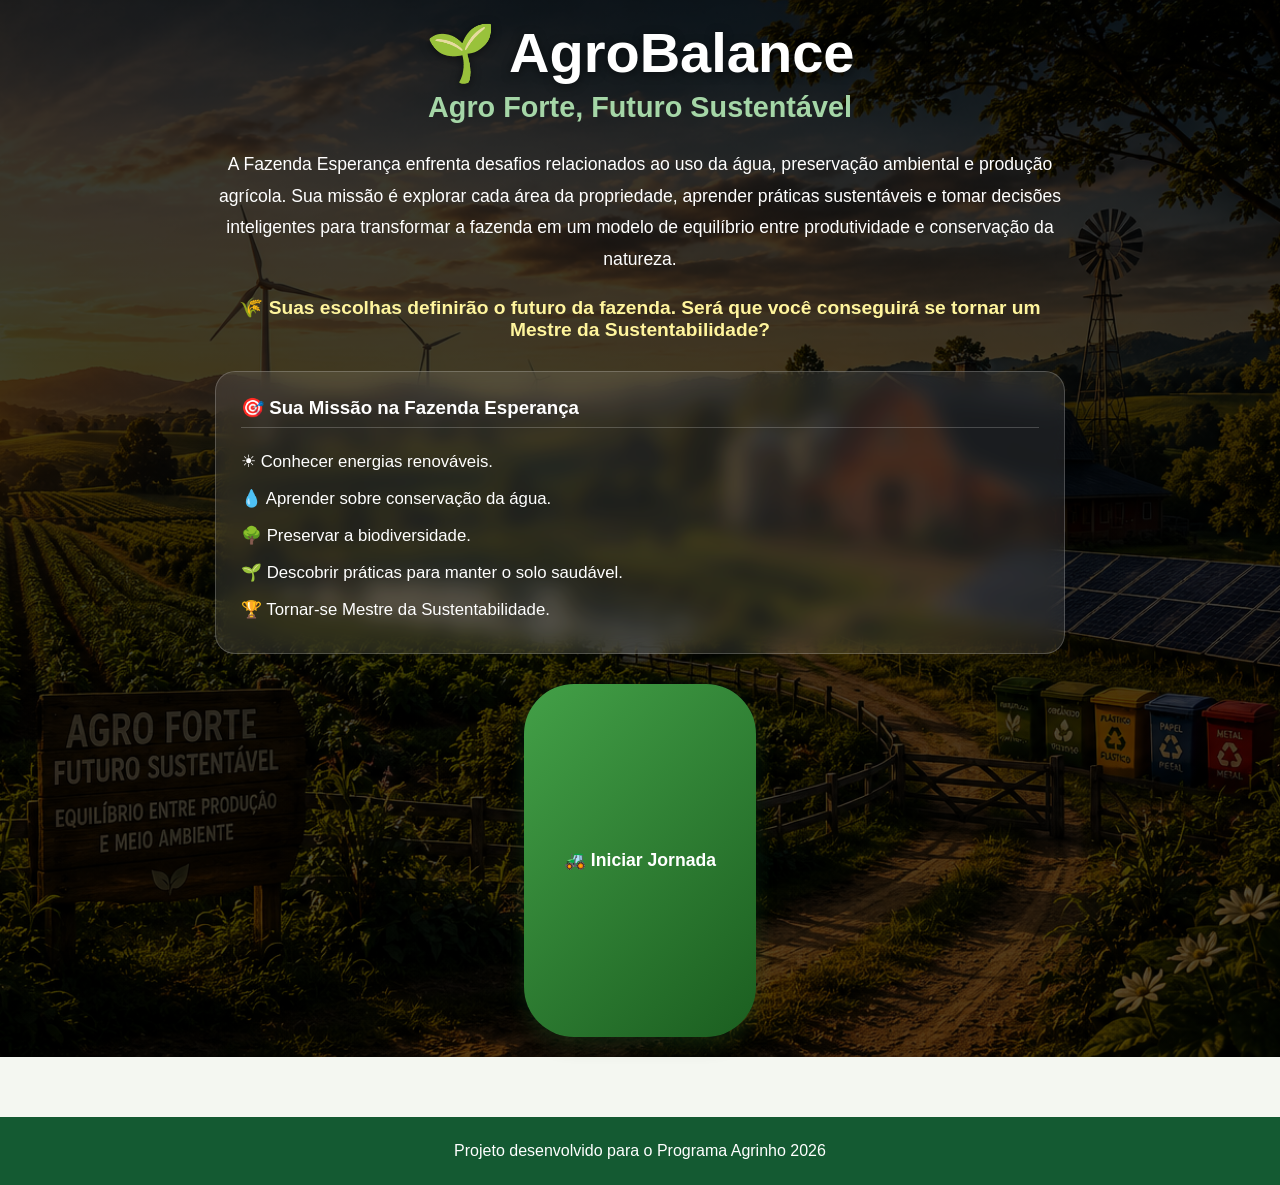
<file: index.html>
<!DOCTYPE html>
<html lang="pt-BR">
<head>
    <meta charset="UTF-8">
    <meta name="viewport" content="width=device-width, initial-scale=1.0">
    <title>AgroBalance</title>
    <link rel="stylesheet" href="style.css">
</head>
<body>
    <main class="home">
        <div class="overlay"></div>
        <div class="home-content">
            <h1>🌱 AgroBalance</h1>
            <h2>Agro Forte, Futuro Sustentável</h2>
            
            <p class="historia">
                A Fazenda Esperança enfrenta desafios relacionados ao uso da água, preservação ambiental e produção agrícola. 
                Sua missão é explorar cada área da propriedade, aprender práticas sustentáveis e tomar decisões inteligentes 
                para transformar a fazenda em um modelo de equilíbrio entre produtividade e conservação da natureza.
            </p>

            <p class="fraseImpacto">
                🌾 Suas escolhas definirão o futuro da fazenda. Será que você conseguirá se tornar um Mestre da Sustentabilidade?
            </p>

            <section class="objetivos">
                <h3>🎯 Sua Missão na Fazenda Esperança</h3>
                <ul>
                    <li>☀ Conhecer energias renováveis.</li>
                    <li>💧 Aprender sobre conservação da água.</li>
                    <li>🌳 Preservar a biodiversidade.</li>
                    <li>🌱 Descobrir práticas para manter o solo saudável.</li>
                    <li>🏆 Tornar-se Mestre da Sustentabilidade.</li>
                </ul>
            </section>

            <div class="botoes">
                <a href="tutorial.html" class="btnPrincipal">🚜 Iniciar Jornada</a>
            </div>
        </div>
    </main>

    <footer>
        <p>Projeto desenvolvido para o Programa Agrinho 2026</p>
    </footer>
</body>
</html>
</file>
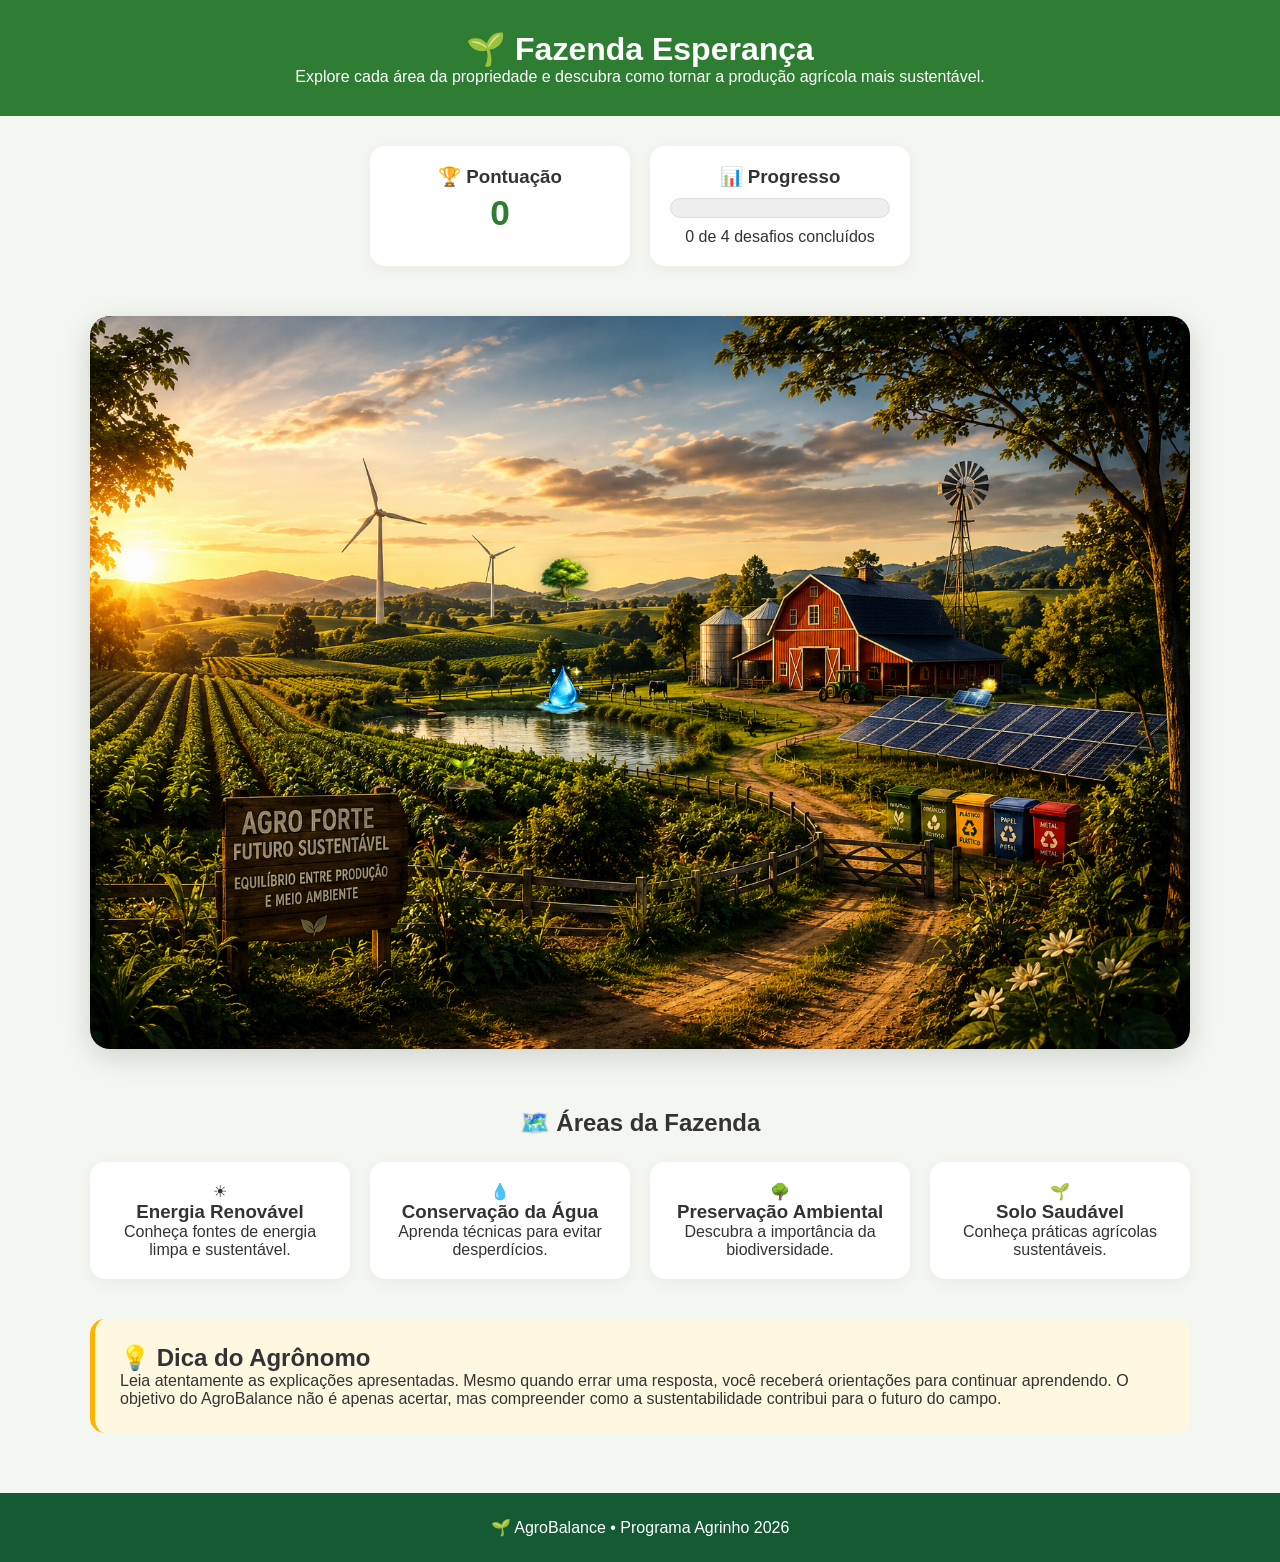
<file: fazenda.html>
<!DOCTYPE html>
<html lang="pt-BR">
<head>
    <meta charset="UTF-8">
    <meta name="viewport" content="width=device-width, initial-scale=1.0">
    <title>Fazenda Esperança - AgroBalance</title>
    <link rel="stylesheet" href="style.css">
</head>
<body>
    <header class="topoJogo">
        <h1>🌱 Fazenda Esperança</h1>
        <p>Explore cada área da propriedade e descubra como tornar a produção agrícola mais sustentável.</p>
    </header>

    <section class="painelSuperior">
        <div class="cardPainel">
            <h3>🏆 Pontuação</h3>
            <div id="pontos">0</div>
        </div>
        <div class="cardPainel">
            <h3>📊 Progresso</h3>
            <div class="barraContainer">
                <div id="barraProgresso"></div>
            </div>
            <p id="progressoTexto">0 de 4 desafios concluídos</p>
        </div>
    </section>

    <main class="areaJogo">
        <div class="fazenda">
            <img src="img/fazenda.png" alt="Mapa da Fazenda" class="imagemFazenda">
            <img src="img/solar.png" alt="Energia Solar" class="icone solar" onclick="abrirElemento('solar')">
            <img src="img/agua.png" alt="Conservação da Água" class="icone agua" onclick="abrirElemento('agua')">
            <img src="img/arvore.png" alt="Preservação Ambiental" class="icone arvore" onclick="abrirElemento('arvore')">
            <img src="img/broto.png" alt="Solo Saudável" class="icone broto" onclick="abrirElemento('broto')">
        </div>
    </main>

    <section class="legenda">
        <h2>🗺️ Áreas da Fazenda</h2>
        <div class="cardsLegenda">
            <div class="itemLegenda">☀ <h3>Energia Renovável</h3><p>Conheça fontes de energia limpa e sustentável.</p></div>
            <div class="itemLegenda">💧 <h3>Conservação da Água</h3><p>Aprenda técnicas para evitar desperdícios.</p></div>
            <div class="itemLegenda">🌳 <h3>Preservação Ambiental</h3><p>Descubra a importância da biodiversidade.</p></div>
            <div class="itemLegenda">🌱 <h3>Solo Saudável</h3><p>Conheça práticas agrícolas sustentáveis.</p></div>
        </div>
    </section>

    <div id="modal" class="modal">
        <div class="modalConteudo">
            <span class="fechar" onclick="fecharModal()">✖</span>
            <h2 id="tituloModal"></h2>
            <div id="textoModal"></div>
            <hr>
            <h3 id="perguntaModal"></h3>
            <div id="respostasModal"></div>
        </div>
    </div>

    <div id="feedback" class="feedback">
        <div class="feedbackBox">
            <h2 id="tituloFeedback"></h2>
            <div id="textoFeedback"></div>
            <button onclick="fecharFeedback()">Continuar</button>
        </div>
    </div>

    <section id="resultadoFinal" class="resultadoFinal" style="display:none;">
        <h1>🏆 Resultado da Sua Jornada</h1>
        <div id="perfilFinal"></div>
        <h2>🎖️ Conhecimentos Adquiridos</h2>
        <div id="conquistas"></div>
        <div class="acoesFinais">
            <button onclick="reiniciarProjeto()" class="btnPrincipal">🔄 Jogar Novamente</button>
            <a href="index.html" class="btnSecundario">🏠 Página Inicial</a>
        </div>
    </section>

    <section class="dica">
        <h2>💡 Dica do Agrônomo</h2>
        <p>Leia atentamente as explicações apresentadas. Mesmo quando errar uma resposta, você receberá orientações para continuar aprendendo. O objetivo do AgroBalance não é apenas acertar, mas compreender como a sustentabilidade contribui para o futuro do campo.</p>
    </section>

    <footer>
        <p>🌱 AgroBalance • Programa Agrinho 2026</p>
    </footer>

    <script src="script.js"></script>
</body>
</html>
</file>
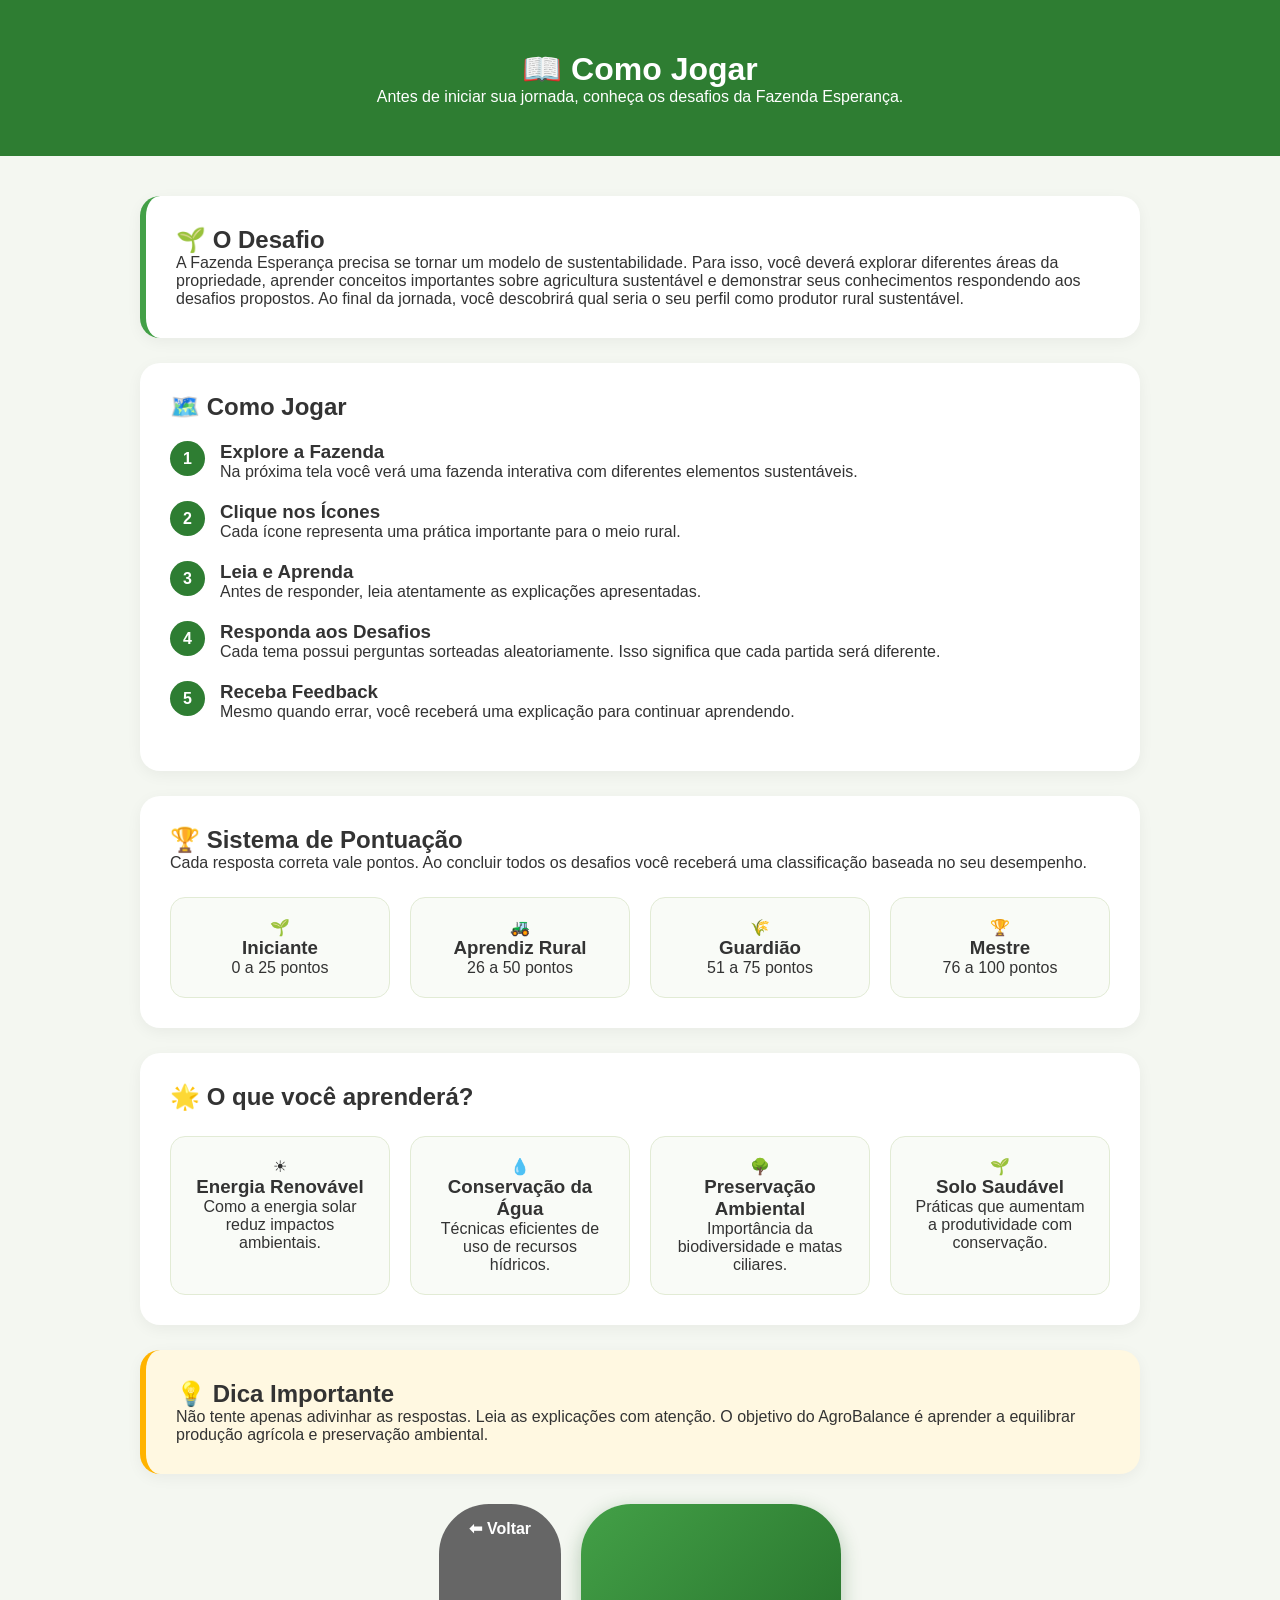
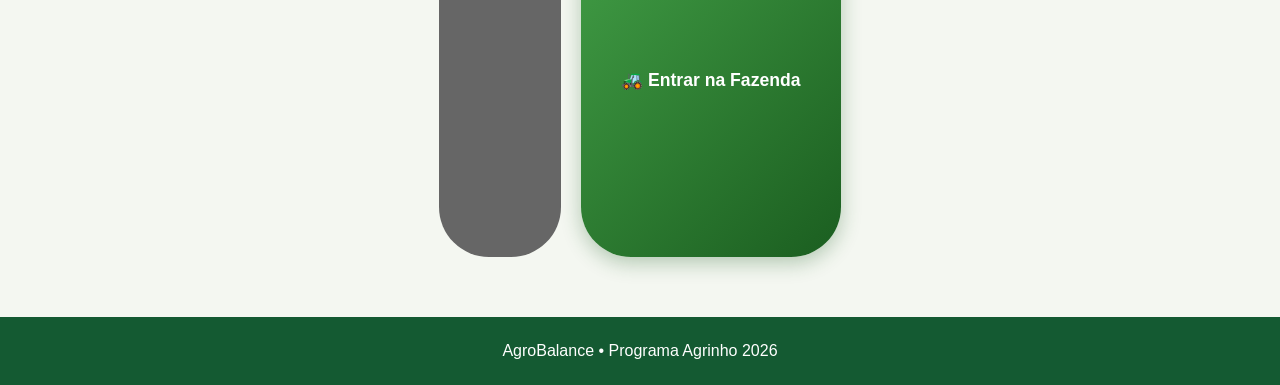
<file: tutorial.html>
<!DOCTYPE html>
<html lang="pt-BR">
<head>
    <meta charset="UTF-8">
    <meta name="viewport" content="width=device-width, initial-scale=1.0">
    <title>Como Jogar - AgroBalance</title>
    <link rel="stylesheet" href="style.css">
</head>
<body>
    <header class="topoPagina">
        <h1>📖 Como Jogar</h1>
        <p>Antes de iniciar sua jornada, conheça os desafios da Fazenda Esperança.</p>
    </header>

    <main class="tutorialContainer">
        <section class="tutorialCard destaque">
            <h2>🌱 O Desafio</h2>
            <p>
                A Fazenda Esperança precisa se tornar um modelo de sustentabilidade.
                Para isso, você deverá explorar diferentes áreas da propriedade, aprender conceitos importantes sobre agricultura sustentável e demonstrar seus conhecimentos respondendo aos desafios propostos.
                Ao final da jornada, você descobrirá qual seria o seu perfil como produtor rural sustentável.
            </p>
        </section>

        <section class="tutorialCard">
            <h2>🗺️ Como Jogar</h2>
            <div class="passo">
                <div class="numero">1</div>
                <div>
                    <h3>Explore a Fazenda</h3>
                    <p>Na próxima tela você verá uma fazenda interativa com diferentes elementos sustentáveis.</p>
                </div>
            </div>
            <div class="passo">
                <div class="numero">2</div>
                <div>
                    <h3>Clique nos Ícones</h3>
                    <p>Cada ícone representa uma prática importante para o meio rural.</p>
                </div>
            </div>
            <div class="passo">
                <div class="numero">3</div>
                <div>
                    <h3>Leia e Aprenda</h3>
                    <p>Antes de responder, leia atentamente as explicações apresentadas.</p>
                </div>
            </div>
            <div class="passo">
                <div class="numero">4</div>
                <div>
                    <h3>Responda aos Desafios</h3>
                    <p>Cada tema possui perguntas sorteadas aleatoriamente. Isso significa que cada partida será diferente.</p>
                </div>
            </div>
            <div class="passo">
                <div class="numero">5</div>
                <div>
                    <h3>Receba Feedback</h3>
                    <p>Mesmo quando errar, você receberá uma explicação para continuar aprendendo.</p>
                </div>
            </div>
        </section>

        <section class="tutorialCard">
            <h2>🏆 Sistema de Pontuação</h2>
            <p>Cada resposta correta vale pontos. Ao concluir todos os desafios você receberá uma classificação baseada no seu desempenho.</p>
            <div class="classificacoes">
                <div class="nivel">🌱 <h3>Iniciante</h3><p>0 a 25 pontos</p></div>
                <div class="nivel">🚜 <h3>Aprendiz Rural</h3><p>26 a 50 pontos</p></div>
                <div class="nivel">🌾 <h3>Guardião</h3><p>51 a 75 pontos</p></div>
                <div class="nivel">🏆 <h3>Mestre</h3><p>76 a 100 pontos</p></div>
            </div>
        </section>

        <section class="tutorialCard">
            <h2>🌟 O que você aprenderá?</h2>
            <div class="itensObjetivo">
                <div class="objetivo">☀ <h3>Energia Renovável</h3><p>Como a energia solar reduz impactos ambientais.</p></div>
                <div class="objetivo">💧 <h3>Conservação da Água</h3><p>Técnicas eficientes de uso de recursos hídricos.</p></div>
                <div class="objetivo">🌳 <h3>Preservação Ambiental</h3><p>Importância da biodiversidade e matas ciliares.</p></div>
                <div class="objetivo">🌱 <h3>Solo Saudável</h3><p>Práticas que aumentam a produtividade com conservação.</p></div>
            </div>
        </section>

        <section class="tutorialCard alerta">
            <h2>💡 Dica Importante</h2>
            <p>Não tente apenas adivinhar as respostas. Leia as explicações com atenção. O objetivo do AgroBalance é aprender a equilibrar produção agrícola e preservação ambiental.</p>
        </section>

        <div class="botoesTutorial">
            <a href="index.html" class="btnSecundario">⬅ Voltar</a>
            <a href="fazenda.html" class="btnPrincipal">🚜 Entrar na Fazenda</a>
        </div>
    </main>

    <footer>
        <p>AgroBalance • Programa Agrinho 2026</p>
    </footer>
</body>
</html>
</file>
<file: style.css>
/* ==========================================================================
   ESTILOS GERAIS E CONFIGURAÇÕES DE RESET
   ========================================================================== */
* {
    margin: 0;
    padding: 0;
    box-sizing: border-box;
}

body {
    font-family: 'Segoe UI', Tahoma, Geneva, Verdana, sans-serif;
    background: #f4f7f1;
    color: #333;
    overflow-x: hidden;
}

a {
    text-decoration: none;
}

/* ==========================================================================
   ESTRUTURA DE CLASSES DOS BOTÕES INTERATIVOS
   ========================================================================== */
button,
.btnPrincipal,
.btnSecundario {
    border: none;
    cursor: pointer;
    border-radius: 50px;
    padding: 15px 30px;
    font-weight: bold;
    display: inline-block;
    text-align: center;
    transition: 0.3s ease;
}

button,
.btnPrincipal {
    background: linear-gradient(135deg, #43A047, #1B5E20);
    color: white;
    padding: 166px 40px;
    font-size: 1.1rem;
    box-shadow: 0 6px 20px rgba(27, 94, 32, 0.3);
}

button:hover,
.btnPrincipal:hover {
    background: #1B5E20;
    transform: translateY(-2px);
    box-shadow: 0 8px 25px rgba(27, 94, 32, 0.45);
}

.btnSecundario {
    background: #666;
    color: white;
}

.btnSecundario:hover {
    background: #444;
}

/* ==========================================================================
   ESTRUTURA DA TELA INICIAL (INDEX) E SEÇÕES DE CONTEXTO
   ========================================================================== */
.home {
    min-height: 100vh;
    background: url("img/fazenda.png") center center/cover no-repeat;
    position: relative;
    display: flex;
    justify-content: center;
    align-items: center;
    padding: 20px;
}

.overlay {
    position: absolute;
    inset: 0;
    background: linear-gradient(rgba(0,0,0,0.8), rgba(0,0,0,0.65));
}

.home-content {
    position: relative;
    z-index: 2;
    color: white;
    max-width: 850px;
    text-align: center;
}

.home-content h1 {
    font-size: 3.5rem;
    margin-bottom: 5px;
    text-shadow: 0 2px 10px rgba(0,0,0,0.5);
}

.home-content h2 {
    font-size: 1.8rem;
    color: #A5D6A7;
    margin-bottom: 25px;
}

.historia {
    line-height: 1.8;
    font-size: 1.1rem;
    margin-bottom: 20px;
}

.fraseImpacto {
    font-size: 1.2rem;
    color: #FFF59D;
    margin: 20px 0;
    font-weight: bold;
}

.objetivos {
    background: rgba(255, 255, 255, 0.1);
    backdrop-filter: blur(10px);
    border: 1px solid rgba(255, 255, 255, 0.2);
    border-radius: 20px;
    padding: 25px;
    margin: 30px auto;
    text-align: left;
}

.objetivos h3 {
    margin-bottom: 15px;
    border-bottom: 1px solid rgba(255,255,255,0.2);
    padding-bottom: 8px;
}

.objetivos ul {
    list-style: none;
}

.objetivos li {
    padding: 8px 0;
    font-size: 1.05rem;
}

/* ==========================================================================
   ESTRUTURA DA INTERFACE DE TUTORIAL DO JOGADOR
   ========================================================================== */
.topoPagina {
    background: #2E7D32;
    color: white;
    text-align: center;
    padding: 50px 20px;
}

.tutorialContainer {
    width: 90%;
    max-width: 1000px;
    margin: 40px auto;
}

.tutorialCard {
    background: white;
    padding: 30px;
    margin-bottom: 25px;
    border-radius: 20px;
    box-shadow: 0 4px 15px rgba(0,0,0,0.05);
}

.tutorialCard.destaque {
    border-left: 6px solid #43A047;
}

.tutorialCard.alerta {
    background: #FFF8E1;
    border-left: 6px solid #FFB300;
}

.passo {
    display: flex;
    align-items: flex-start;
    gap: 15px;
    margin: 20px 0;
}

.numero {
    background: #2E7D32;
    color: white;
    width: 35px;
    height: 35px;
    border-radius: 50%;
    display: flex;
    justify-content: center;
    align-items: center;
    font-weight: bold;
    flex-shrink: 0;
}

.classificacoes, .itensObjetivo {
    display: grid;
    grid-template-columns: repeat(auto-fit, minmax(200px, 1fr));
    gap: 20px;
    margin-top: 25px;
}

.nivel, .objetivo {
    background: #f9fbf7;
    padding: 20px;
    border-radius: 15px;
    text-align: center;
    border: 1px solid #e2ebd5;
}

.botoesTutorial {
    display: flex;
    justify-content: center;
    gap: 20px;
    margin-top: 30px;
}

/* ==========================================================================
   ESTRUTURA DO PAINEL DE CONTROLE DE PONTUAÇÃO DO JOGO
   ========================================================================== */
.topoJogo {
    background: #2E7D32;
    color: white;
    text-align: center;
    padding: 30px 20px;
}

.painelSuperior {
    display: flex;
    justify-content: center;
    gap: 20px;
    flex-wrap: wrap;
    padding: 30px 20px;
}

.cardPainel {
    background: white;
    padding: 20px;
    border-radius: 15px;
    min-width: 260px;
    text-align: center;
    box-shadow: 0 4px 15px rgba(0,0,0,0.05);
}

#pontos {
    font-size: 2.2rem;
    color: #2E7D32;
    font-weight: bold;
    margin-top: 5px;
}

.barraContainer {
    background: #eee;
    height: 20px;
    border-radius: 10px;
    overflow: hidden;
    margin: 10px 0;
    border: 1px solid #ddd;
}

#barraProgresso {
    width: 0%;
    height: 100%;
    background: linear-gradient(90deg, #4CAF50, #2E7D32);
    transition: width 0.5s ease-in-out;
}

/* ==========================================================================
   ESTRUTURA DO MAPA DA FAZENDA E LOCALIZAÇÃO DOS ÍCONES
   ========================================================================== */
.areaJogo {
    display: flex;
    justify-content: center;
    padding: 20px;
}

.fazenda {
    position: relative;
    width: 100%;
    max-width: 1100px;
}

.imagemFazenda {
    width: 100%;
    border-radius: 20px;
    display: block;
    box-shadow: 0 8px 30px rgba(0,0,0,0.15);
}

.icone {
    position: absolute;
    cursor: pointer;
    transition: transform 0.25s cubic-bezier(0.175, 0.885, 0.32, 1.275), filter 0.3s;
    filter: drop-shadow(0 2px 8px rgba(0,0,0,0.3)) brightness(1);
}

.icone:hover {
    transform: scale(1.2);
    filter: drop-shadow(0 0 15px rgba(255,255,255,0.9)) brightness(1.1);
}

/* Posicionamento Percentual Mapeado por Coordenadas Proporcionais */
.solar { width: 8%; top: 48%; right: 16%; }
.agua { width: 10%; top: 46%; left: 38%; }
.arvore { width: 8%; top: 32%; left: 39%; }
.broto { width: 8%; top: 58%; left: 30%; }

/* ==========================================================================
   ESTRUTURA DAS SEÇÕES DE LEGENDA E DICA COMPLEMENTAR
   ========================================================================== */
.legenda {
    width: 90%;
    max-width: 1100px;
    margin: 40px auto;
}

.legenda h2 {
    text-align: center;
    margin-bottom: 25px;
}

.cardsLegenda {
    display: grid;
    grid-template-columns: repeat(auto-fit, minmax(240px, 1fr));
    gap: 20px;
}

.itemLegenda {
    background: white;
    padding: 20px;
    border-radius: 15px;
    text-align: center;
    box-shadow: 0 4px 15px rgba(0,0,0,0.05);
}

.dica {
    width: 90%;
    max-width: 1100px;
    margin: 40px auto;
    background: #FFF8E1;
    padding: 25px;
    border-radius: 15px;
    border-left: 5px solid #FFB300;
}

/* ==========================================================================
   ESTRUTURA DOS COMPONENTES DE MODAL E TELAS SUSPENSAS
   ========================================================================== */
.modal, .feedback {
    display: none;
    position: fixed;
    inset: 0;
    background: rgba(0, 0, 0, 0.7);
    justify-content: center;
    align-items: center;
    z-index: 1000;
    padding: 20px;
}

.modalConteudo, .feedbackBox {
    background: white;
    width: 100%;
    max-width: 600px;
    max-height: 85vh;
    overflow-y: auto;
    padding: 30px;
    border-radius: 25px;
    position: relative;
    box-shadow: 0 10px 30px rgba(0,0,0,0.3);
    animation: surgimento 0.3s ease-out;
}

.fechar {
    position: absolute;
    right: 20px;
    top: 20px;
    font-size: 1.3rem;
    cursor: pointer;
    color: #888;
}

#textoModal {
    margin: 20px 0;
    line-height: 1.7;
}

#respostasModal button {
    width: 100%;
    margin-top: 12px;
}

@keyframes surgimento {
    from { opacity: 0; transform: scale(0.92); }
    to { opacity: 1; transform: scale(1); }
}

/* ==========================================================================
   ESTRUTURA DO RELATÓRIO FINAL EXPANDIDO (RESULTADOS DA JORNADA)
   ========================================================================== */
.resultadoFinal {
    width: 90%;
    max-width: 1100px;
    margin: 50px auto;
    background: white;
    padding: 40px;
    border-radius: 20px;
    box-shadow: 0 8px 25px rgba(0,0,0,0.08);
}

.resultadoFinal h1 {
    text-align: center;
    margin-bottom: 25px;
    color: #2E7D32;
}

.resultadoFinal h2 {
    margin: 30px 0 15px 0;
}

.conquista {
    background: #E8F5E9;
    border-left: 6px solid #4CAF50;
    padding: 18px;
    border-radius: 12px;
    margin-bottom: 15px;
    line-height: 1.6;
}

.acoesFinais {
    display: flex;
    justify-content: center;
    gap: 20px;
    margin-top: 35px;
}

/* ==========================================================================
   ESTRUTURA DO RODAPÉ INSTITUCIONAL DO SISTEMA
   ========================================================================== */
footer {
    background: #145A32;
    color: white;
    text-align: center;
    padding: 25px 20px;
    margin-top: 60px;
}

/* ==========================================================================
   MÍDIAS DE RESPONSIVIDADE (ADAPTAÇÃO ADAPTADA PARA DISPOSITIVOS MÓVEIS)
   ========================================================================== */
@media (max-width: 768px) {
    .home-content h1 { font-size: 2.4rem; }
    .home-content h2 { font-size: 1.3rem; }
    
    .solar { width: 12%; }
    .agua { width: 14%; }
    .arvore { width: 12%; }
    .broto { width: 12%; }

    .botoesTutorial, .acoesFinais {
        flex-direction: column;
        gap: 12px;
    }
    
    .btnPrincipal, .btnSecundario, button {
        width: 100%;
    }
}
</file>
